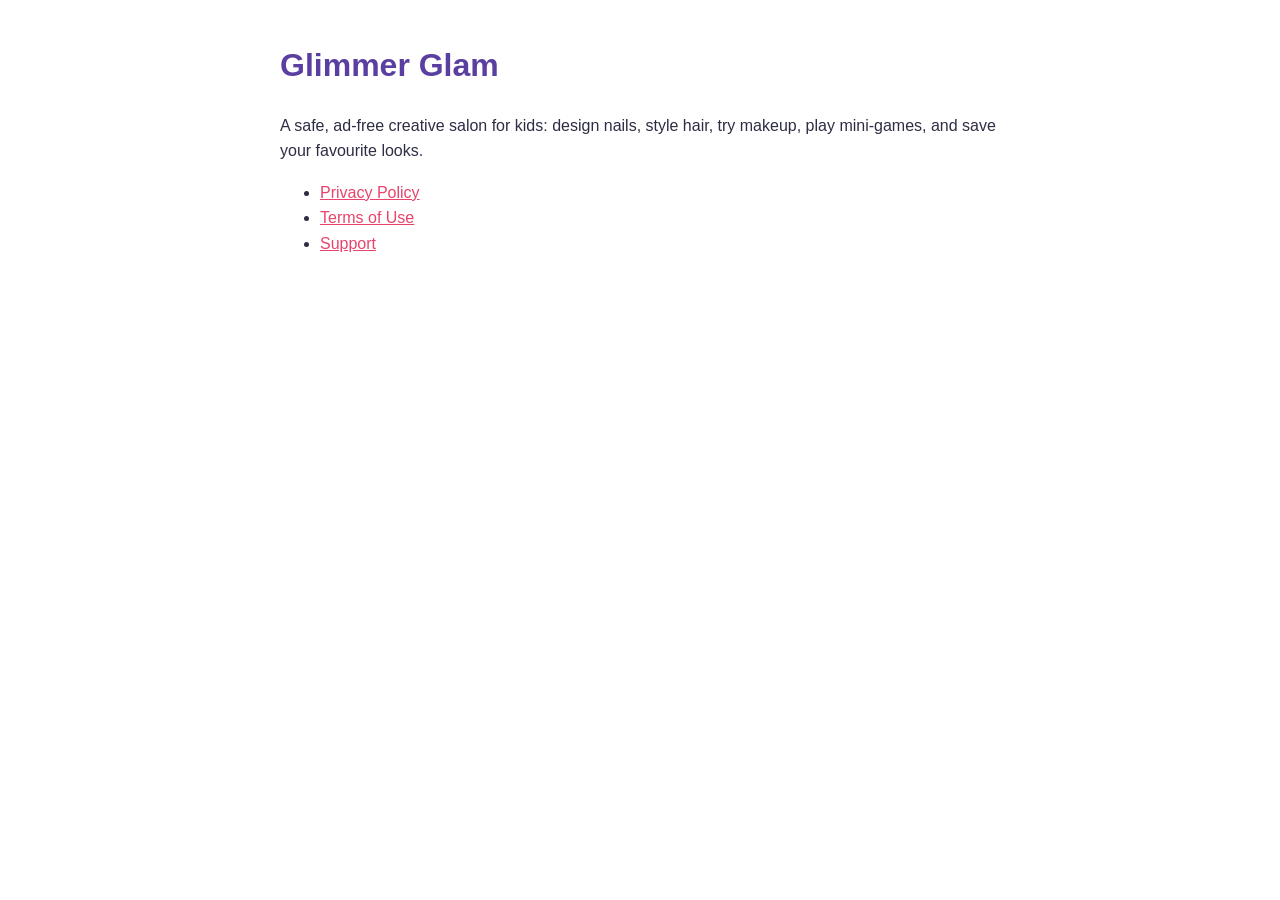
<file: index.html>
<!doctype html><html lang="en"><head><meta charset="utf-8"><meta name="viewport" content="width=device-width,initial-scale=1"><title>Glimmer Glam</title><link rel="stylesheet" href="style.css"></head><body>
<h1>Glimmer Glam</h1>
<p>A safe, ad-free creative salon for kids: design nails, style hair, try makeup, play mini-games, and save your favourite looks.</p>
<ul><li><a href="privacy.html">Privacy Policy</a></li><li><a href="terms.html">Terms of Use</a></li><li><a href="support.html">Support</a></li></ul>
</body></html>
</file>
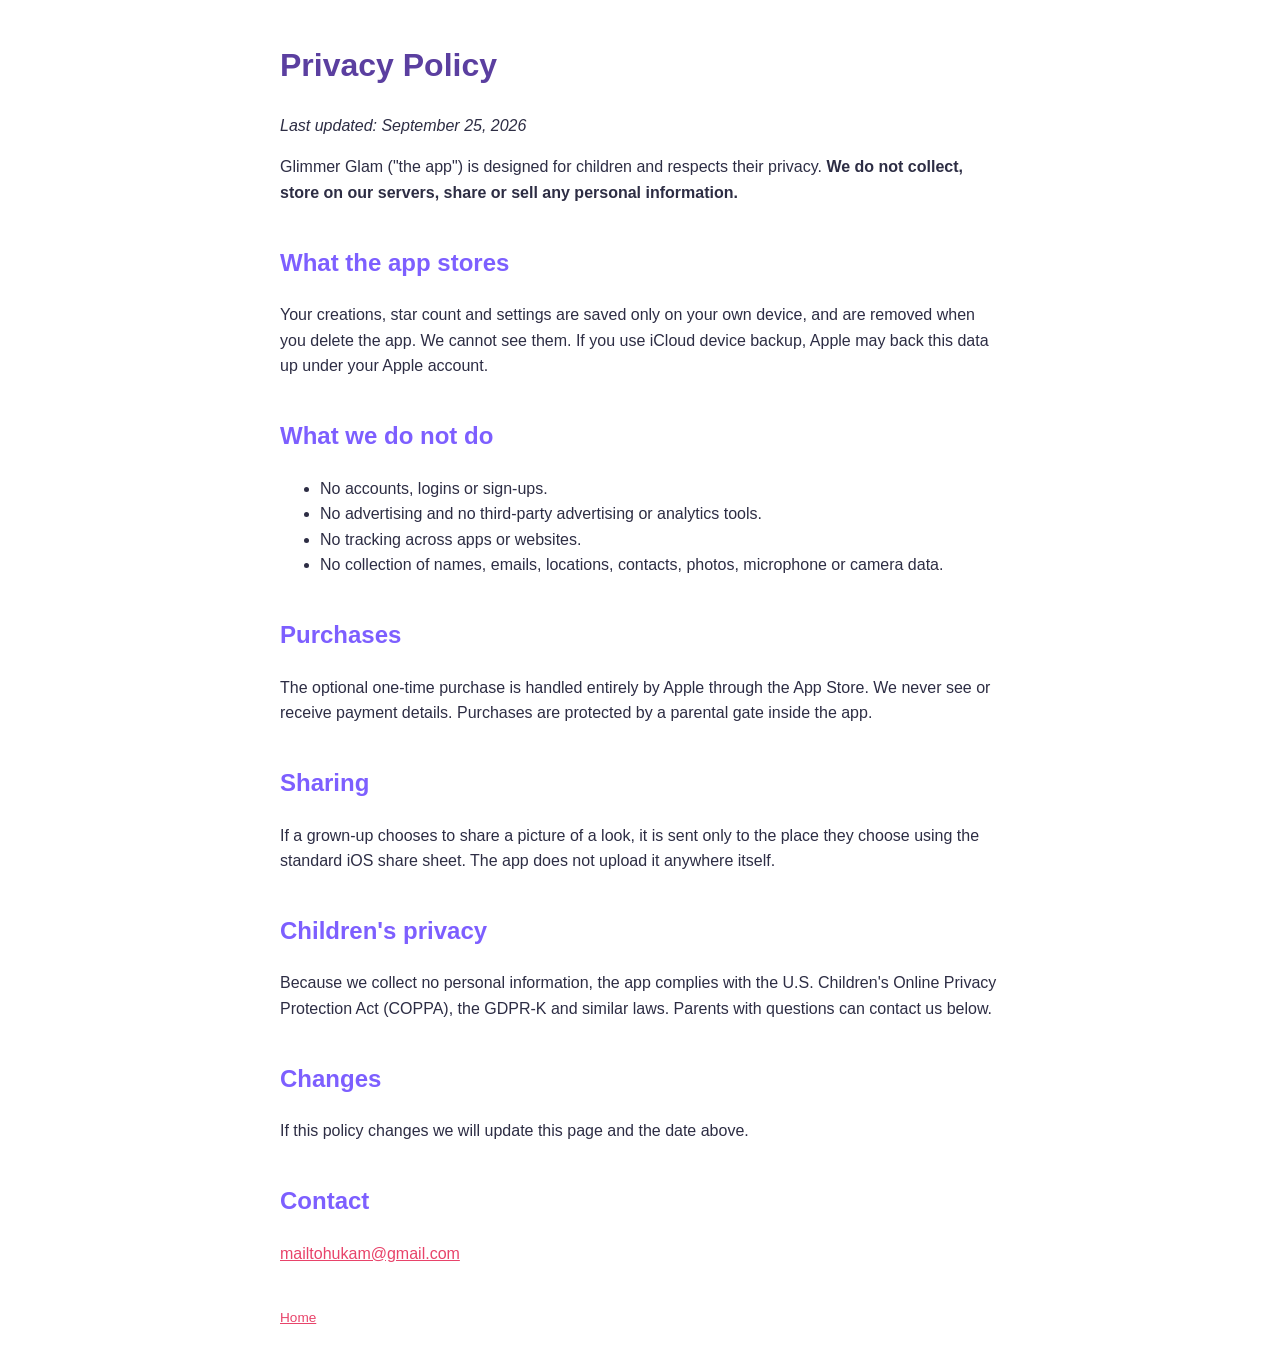
<file: privacy.html>
<!doctype html><html lang="en"><head><meta charset="utf-8"><meta name="viewport" content="width=device-width,initial-scale=1"><title>Glimmer Glam Privacy Policy</title><link rel="stylesheet" href="style.css"></head><body>
<h1>Privacy Policy</h1>
<p><em>Last updated: September 25, 2026</em></p>
<p>Glimmer Glam ("the app") is designed for children and respects their privacy. <strong>We do not collect, store on our servers, share or sell any personal information.</strong></p>
<h2>What the app stores</h2>
<p>Your creations, star count and settings are saved only on your own device, and are removed when you delete the app. We cannot see them. If you use iCloud device backup, Apple may back this data up under your Apple account.</p>
<h2>What we do not do</h2>
<ul><li>No accounts, logins or sign-ups.</li><li>No advertising and no third-party advertising or analytics tools.</li><li>No tracking across apps or websites.</li><li>No collection of names, emails, locations, contacts, photos, microphone or camera data.</li></ul>
<h2>Purchases</h2>
<p>The optional one-time purchase is handled entirely by Apple through the App Store. We never see or receive payment details. Purchases are protected by a parental gate inside the app.</p>
<h2>Sharing</h2>
<p>If a grown-up chooses to share a picture of a look, it is sent only to the place they choose using the standard iOS share sheet. The app does not upload it anywhere itself.</p>
<h2>Children's privacy</h2>
<p>Because we collect no personal information, the app complies with the U.S. Children's Online Privacy Protection Act (COPPA), the GDPR-K and similar laws. Parents with questions can contact us below.</p>
<h2>Changes</h2>
<p>If this policy changes we will update this page and the date above.</p>
<h2>Contact</h2>
<p><a href="mailto:mailtohukam@gmail.com">mailtohukam@gmail.com</a></p>
<footer><a href="index.html">Home</a></footer></body></html>
</file>
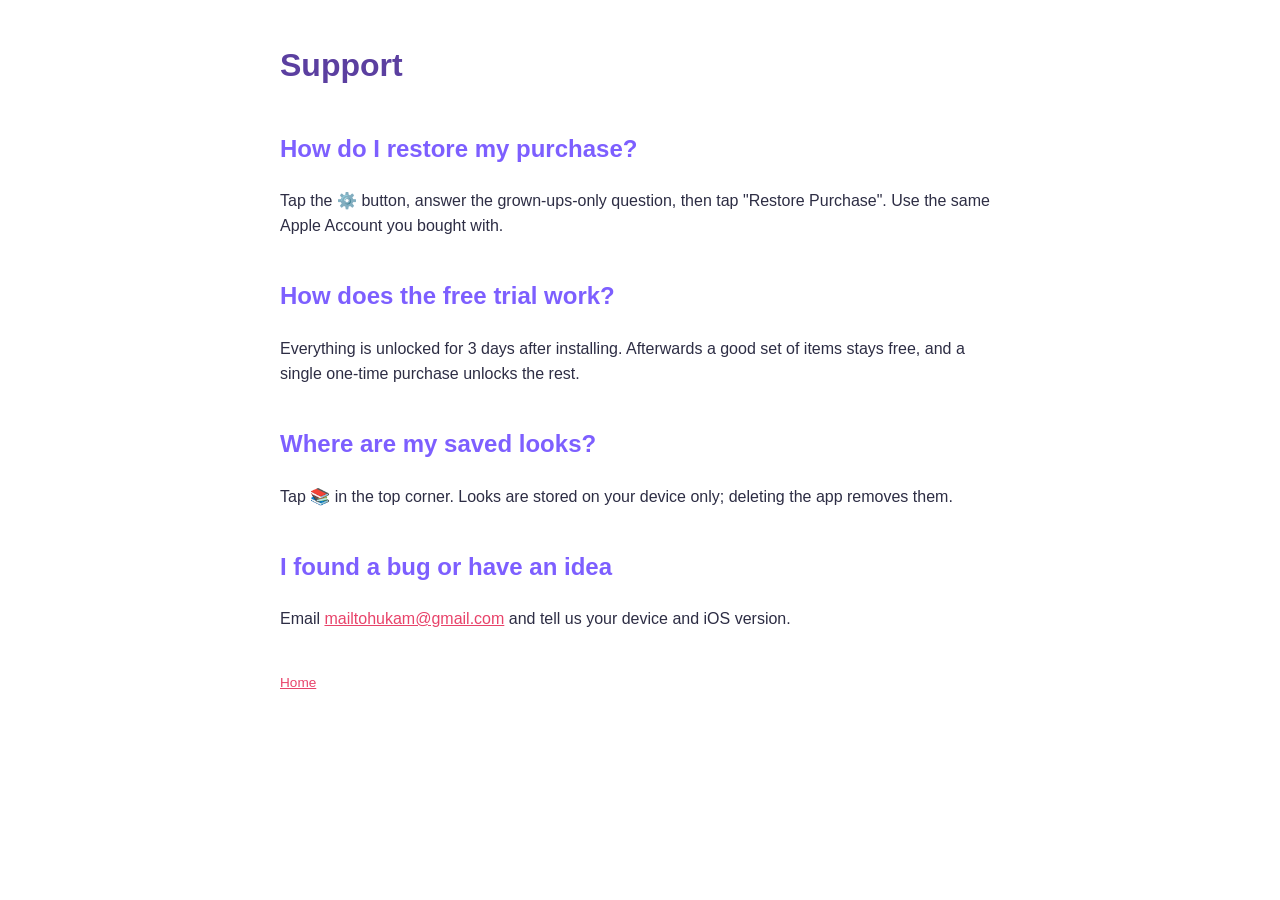
<file: support.html>
<!doctype html><html lang="en"><head><meta charset="utf-8"><meta name="viewport" content="width=device-width,initial-scale=1"><title>Glimmer Glam Support</title><link rel="stylesheet" href="style.css"></head><body>
<h1>Support</h1>
<h2>How do I restore my purchase?</h2><p>Tap the ⚙️ button, answer the grown-ups-only question, then tap "Restore Purchase". Use the same Apple Account you bought with.</p>
<h2>How does the free trial work?</h2><p>Everything is unlocked for 3 days after installing. Afterwards a good set of items stays free, and a single one-time purchase unlocks the rest.</p>
<h2>Where are my saved looks?</h2><p>Tap 📚 in the top corner. Looks are stored on your device only; deleting the app removes them.</p>
<h2>I found a bug or have an idea</h2><p>Email <a href="mailto:mailtohukam@gmail.com">mailtohukam@gmail.com</a> and tell us your device and iOS version.</p>
<footer><a href="index.html">Home</a></footer></body></html>
</file>
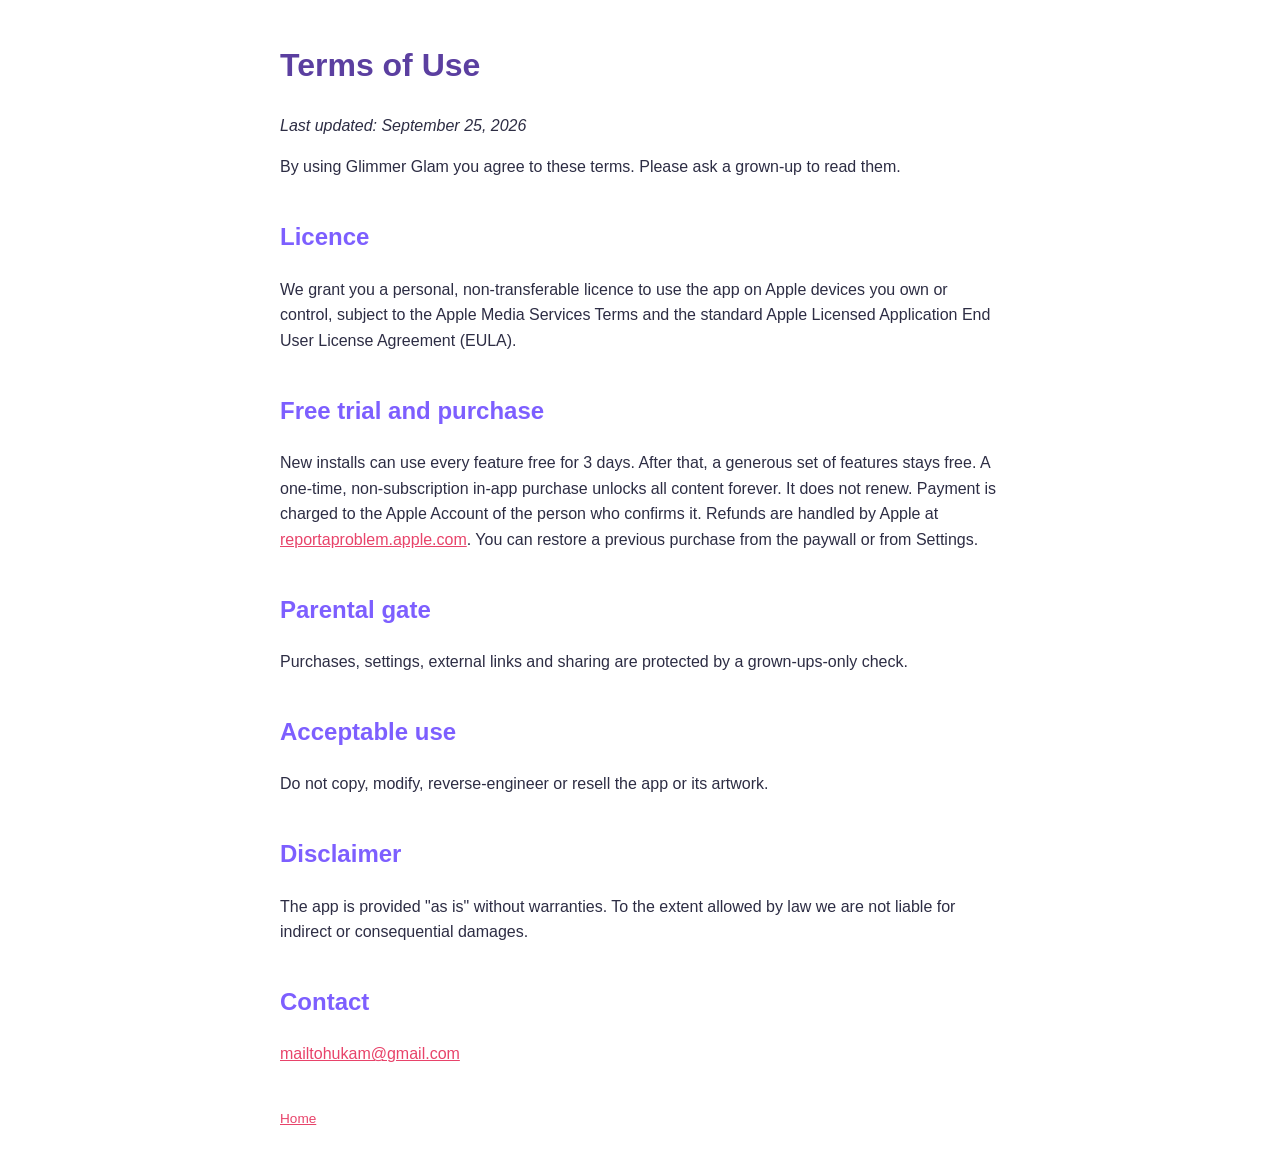
<file: terms.html>
<!doctype html><html lang="en"><head><meta charset="utf-8"><meta name="viewport" content="width=device-width,initial-scale=1"><title>Glimmer Glam Terms of Use</title><link rel="stylesheet" href="style.css"></head><body>
<h1>Terms of Use</h1>
<p><em>Last updated: September 25, 2026</em></p>
<p>By using Glimmer Glam you agree to these terms. Please ask a grown-up to read them.</p>
<h2>Licence</h2>
<p>We grant you a personal, non-transferable licence to use the app on Apple devices you own or control, subject to the Apple Media Services Terms and the standard Apple Licensed Application End User License Agreement (EULA).</p>
<h2>Free trial and purchase</h2>
<p>New installs can use every feature free for 3 days. After that, a generous set of features stays free. A one-time, non-subscription in-app purchase unlocks all content forever. It does not renew. Payment is charged to the Apple Account of the person who confirms it. Refunds are handled by Apple at <a href="https://reportaproblem.apple.com">reportaproblem.apple.com</a>. You can restore a previous purchase from the paywall or from Settings.</p>
<h2>Parental gate</h2>
<p>Purchases, settings, external links and sharing are protected by a grown-ups-only check.</p>
<h2>Acceptable use</h2>
<p>Do not copy, modify, reverse-engineer or resell the app or its artwork.</p>
<h2>Disclaimer</h2>
<p>The app is provided "as is" without warranties. To the extent allowed by law we are not liable for indirect or consequential damages.</p>
<h2>Contact</h2>
<p><a href="mailto:mailtohukam@gmail.com">mailtohukam@gmail.com</a></p>
<footer><a href="index.html">Home</a></footer></body></html>
</file>
<file: style.css>
body{font-family:-apple-system,BlinkMacSystemFont,"Segoe UI",Roboto,sans-serif;max-width:720px;margin:40px auto;padding:0 20px;line-height:1.6;color:#2d2d44}
h1{color:#5b3fa0}h2{color:#7d5fff;margin-top:1.6em}a{color:#e8436a}footer{margin-top:3em;font-size:.85em;color:#777}
</file>
